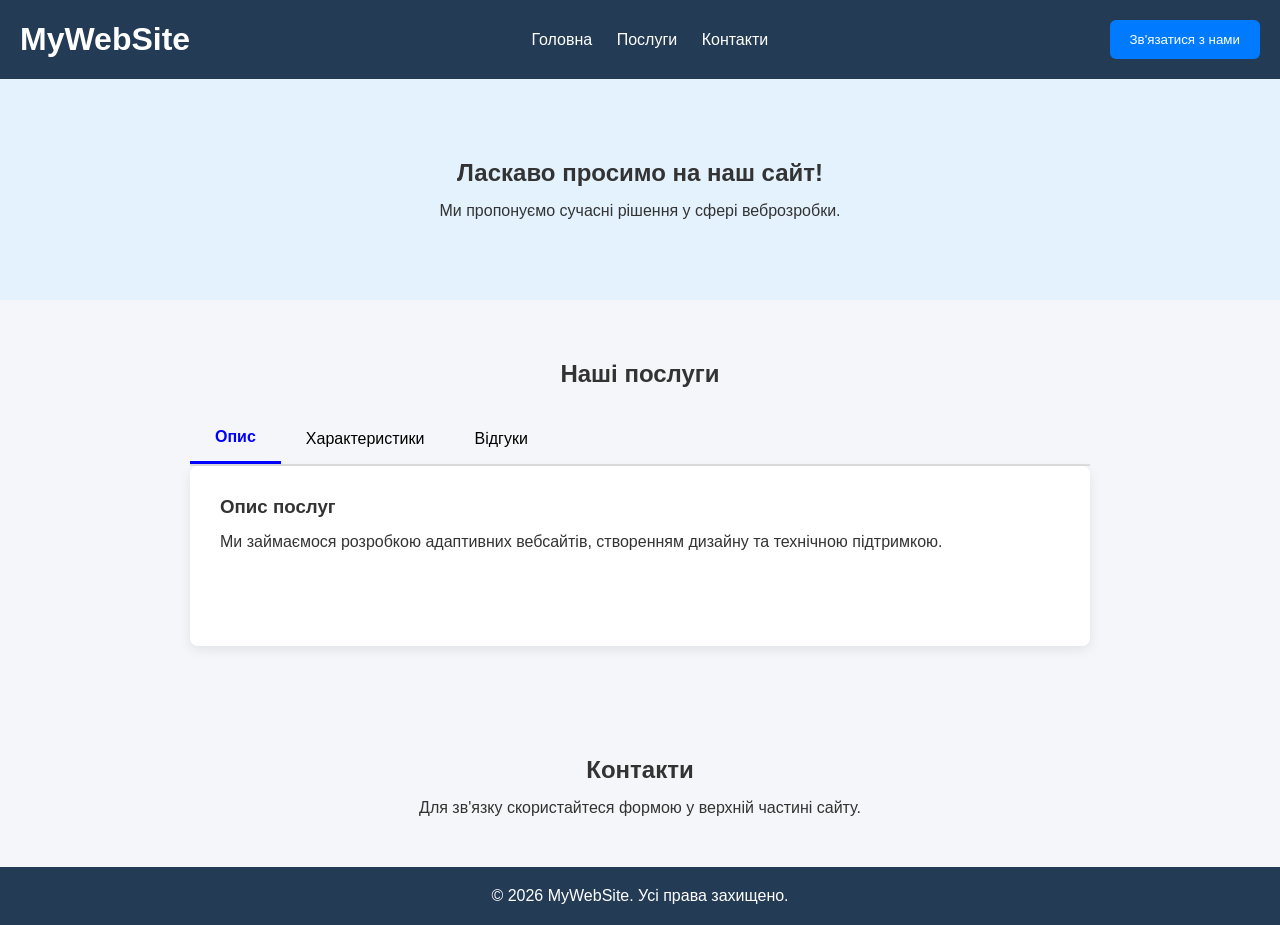
<file: Lab 15/index.html>
<!DOCTYPE html>
<html lang="uk">
<head>
    <meta charset="UTF-8">
    <meta name="viewport" content="width=device-width, initial-scale=1.0">
    <title>Лабораторна робота №15</title>
    <link rel="stylesheet" href="style.css">
</head>
<body>

<header class="main-header">
    <h1>MyWebSite</h1>
    <nav>
        <a href="#home">Головна</a>
        <a href="#services">Послуги</a>
        <a href="#contacts">Контакти</a>
    </nav>
    <button id="open-modal-btn">Зв'язатися з нами</button>
</header>

<main>
    <section class="hero" id="home">
        <h2>Ласкаво просимо на наш сайт!</h2>
        <p>Ми пропонуємо сучасні рішення у сфері веброзробки.</p>
    </section>

    <section class="tabs-container" id="services">
        <h2>Наші послуги</h2>

        <div class="tabs-header">
            <button class="tab-btn active" data-tab="desc">Опис</button>
            <button class="tab-btn" data-tab="chars">Характеристики</button>
            <button class="tab-btn" data-tab="reviews">Відгуки</button>
        </div>

        <div class="tabs-body">
            <div id="desc" class="tab-content active">
                <h3>Опис послуг</h3>
                <p>Ми займаємося розробкою адаптивних вебсайтів,
                створенням дизайну та технічною підтримкою.</p>
            </div>

            <div id="chars" class="tab-content">
                <h3>Характеристики</h3>
                <ul>
                    <li>Адаптивний дизайн</li>
                    <li>HTML5, CSS3, JavaScript</li>
                    <li>Інтерактивні елементи</li>
                    <li>Оптимізація швидкості</li>
                </ul>
            </div>

            <div id="reviews" class="tab-content">
                <h3>Відгуки</h3>
                <p>У цьому розділі розміщуватимуться
                відгуки клієнтів про наші послуги.</p>
            </div>
        </div>
    </section>

    <section class="contacts" id="contacts">
        <h2>Контакти</h2>
        <p>Для зв'язку скористайтеся формою у верхній частині сайту.</p>
    </section>
</main>

<footer>
    <p>&copy; 2026 MyWebSite. Усі права захищено.</p>
</footer>

<!-- Модальне вікно -->
<div class="modal-overlay" id="my-modal">
    <div class="modal-window" role="dialog"
         aria-modal="true" aria-labelledby="modal-title">

        <button class="close-modal" aria-label="Закрити">&times;</button>

        <h2 id="modal-title">Залиште заявку</h2>

        <form id="contact-form">
            <input type="text" placeholder="Ваше ім'я" required>
            <input type="tel" placeholder="Ваш телефон" required>
            <button type="submit">Надіслати</button>
        </form>

        <p id="form-message" role="status"></p>
    </div>
</div>

<script src="script.js"></script>
</body>
</html>
</file>
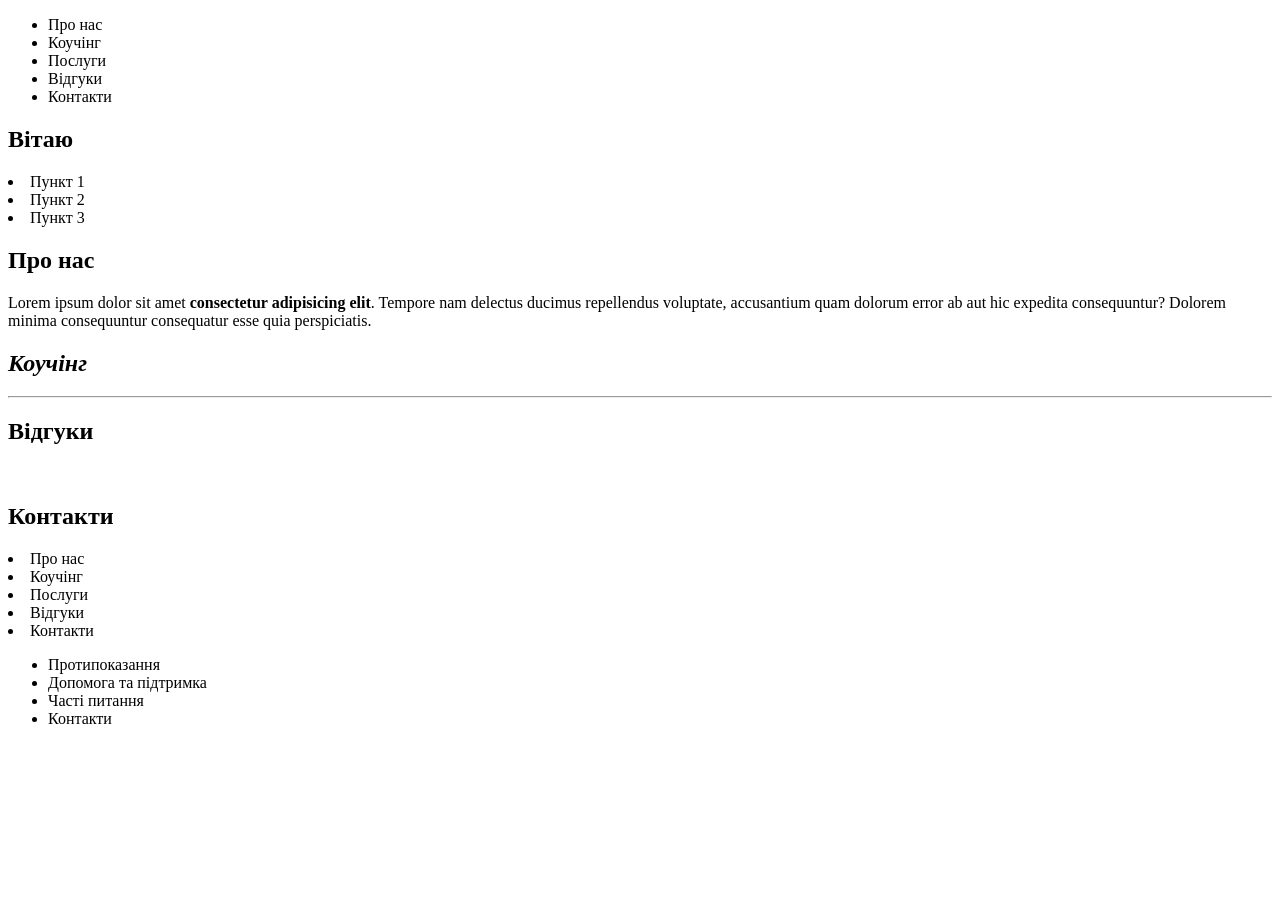
<file: Lab_01+02/index.html>
<!doctype html>
<html lang="en">
  <head>
    <meta charset="UTF-8" />
    <meta name="viewport" content="width=device-width, initial-scale=1.0" />
    <title>Document</title>
  </head>
  <body>
    <header>
      <nav class="nav1">

      </nav>
      <nav class="nav2">
        <ul>
          <li>Про нас</li>
          <li>Коучінг</li>
          <li>Послуги</li>
          <li>Відгуки</li>
          <li>Контакти</li>
        </ul>
      </nav>
      <section class="hero">
            <h1>Вітаю</h1>
        </section>
    </header>

    <main>
        <ol></ol>
            <li>Пункт 1</li>
            <li>Пункт 2</li>
            <li>Пункт 3</li>
        </ol>
        <div class="about">
            <h2>Про нас</h2>
            <p>Lorem ipsum dolor sit amet <strong>consectetur adipisicing elit</strong>. Tempore nam delectus ducimus repellendus voluptate, accusantium quam dolorum error ab aut hic expedita consequuntur? Dolorem minima consequuntur consequatur esse quia perspiciatis.</p>
        </div>
        <div class="couching">
            <h2><em>Коучінг</em></h2>

            <hr>
        </div>
        <div class="testimonials">
            <h2>Відгуки</h2>
            <br>
        </div>
        <section class="contact">
            <h2>Контакти</h2>
        </section>

    </main>

    <footer>
         <ul>
            
        </ul>
        <ul></ul>
          <li>Про нас</li>
          <li>Коучінг</li>
          <li>Послуги</li>
          <li>Відгуки</li>
          <li>Контакти</li>
        </ul>
        <ul>
            <li>Протипоказання</li>
            <li>Допомога та підтримка</li>
            <li>Часті питання</li>
            <li>Контакти</li>
        </ul>
        <ul>

        </ul>
    </footer>
  </body>
</html>
</file>
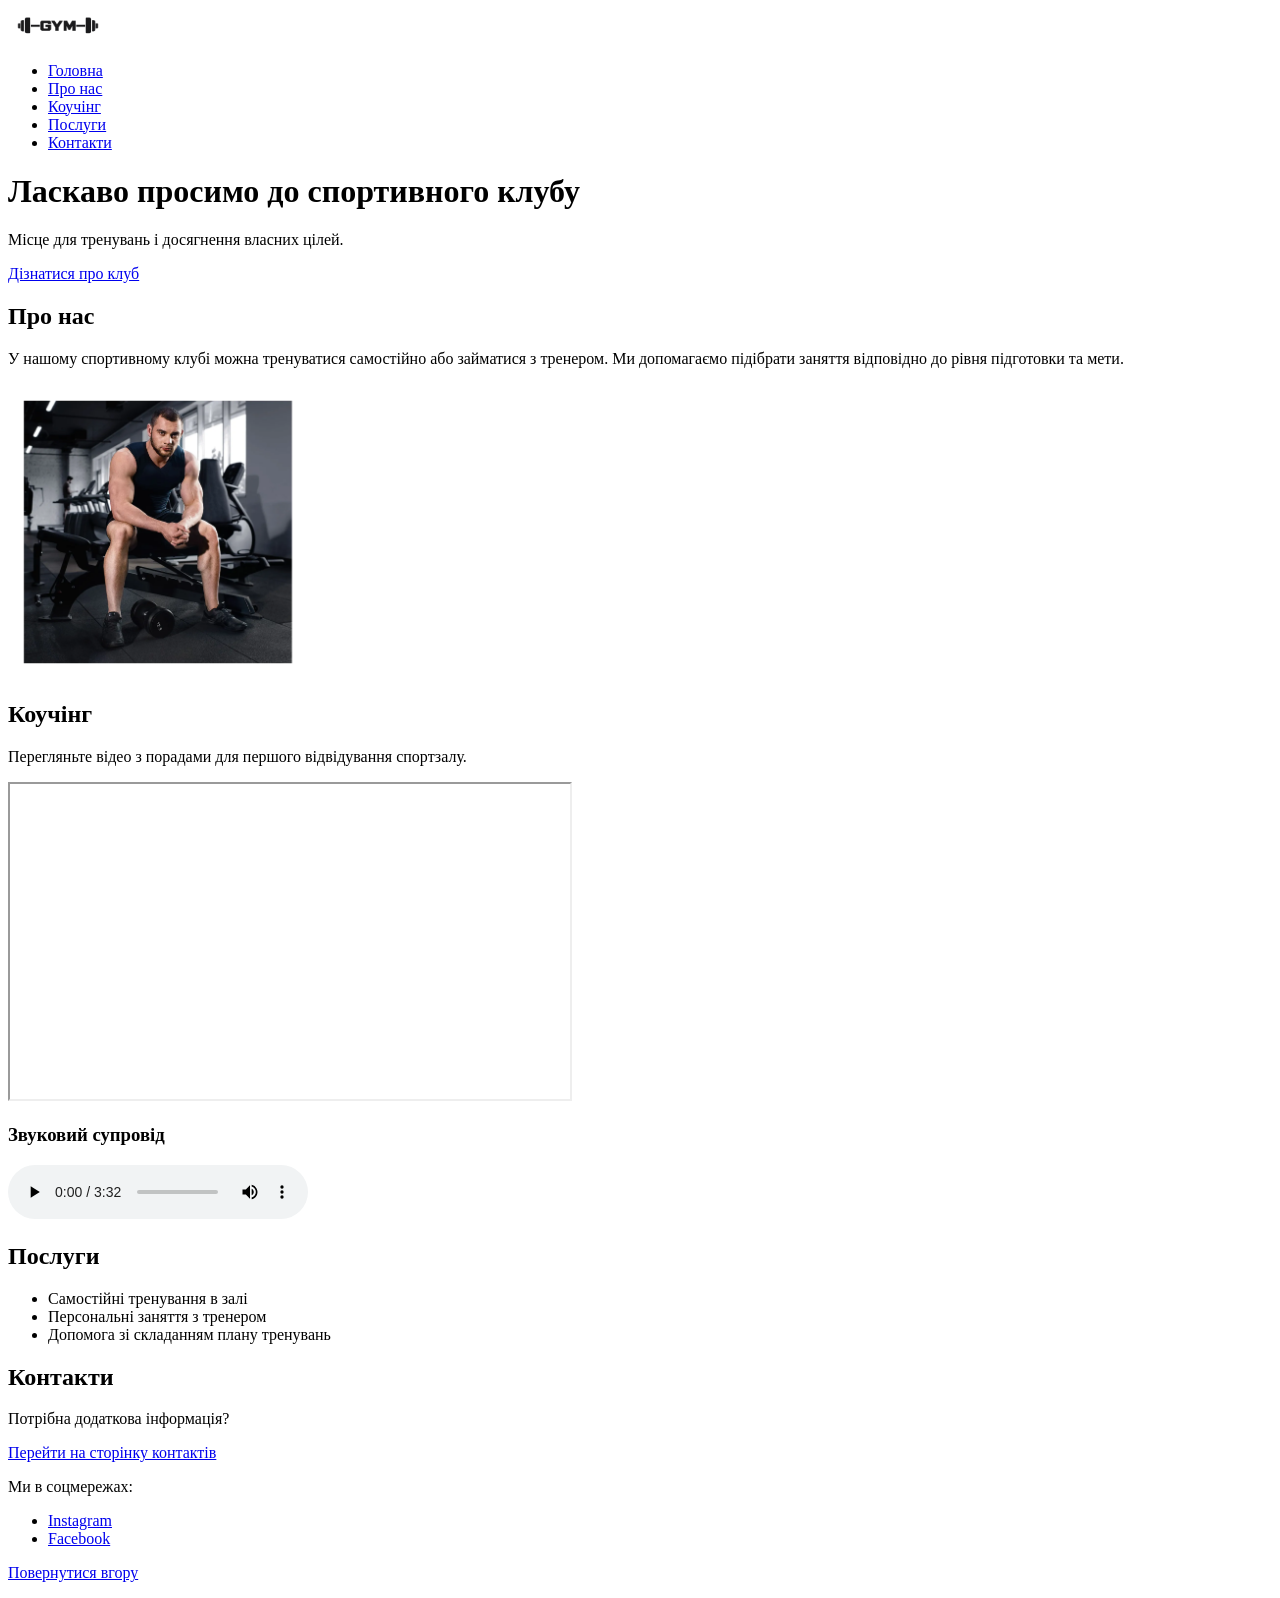
<file: Lab_03+04+05/index.html>
<!doctype html>
<html lang="uk">
  <head>
    <meta charset="UTF-8" />
    <meta name="viewport" content="width=device-width, initial-scale=1.0" />
    <title>Головна — Спортивний клуб</title>
  </head>
  <body id="top">
    <header>
      <a href="index.html">
        <img
          src="images/Logo.png"
          alt="На головну сторінку спортивного клубу"
          width="100"
        />
      </a>

      <nav aria-label="Головна навігація">
        <ul>
          <li><a href="index.html">Головна</a></li>
          <li><a href="#about">Про нас</a></li>
          <li><a href="#coaching">Коучінг</a></li>
          <li><a href="services.html">Послуги</a></li>
          <li><a href="contacts.html">Контакти</a></li>
        </ul>
      </nav>

      <h1>Ласкаво просимо до спортивного клубу</h1>
      <p>Місце для тренувань і досягнення власних цілей.</p>
      <a href="#about">Дізнатися про клуб</a>
    </header>

    <main>
      <section id="about">
        <h2>Про нас</h2>
        <p>
          У нашому спортивному клубі можна тренуватися самостійно або займатися
          з тренером. Ми допомагаємо підібрати заняття відповідно до рівня
          підготовки та мети.
        </p>
        <img
          src="images/about_us.png"
          alt="Тренер у спортивному залі"
          width="300"
        />
      </section>

      <section id="coaching">
        <h2>Коучінг</h2>
        <p>Перегляньте відео з порадами для першого відвідування спортзалу.</p>

        <iframe
          width="560"
          height="315"
          src="https://www.youtube.com/embed/ajHN8lY4aHo"
          title="Поради для першого відвідування спортзалу"
          allow="
            accelerometer;
            autoplay;
            clipboard-write;
            encrypted-media;
            gyroscope;
            picture-in-picture;
            web-share;
          "
          referrerpolicy="strict-origin-when-cross-origin"
          allowfullscreen
        ></iframe>

        <h3>Звуковий супровід</h3>
        <audio controls>
          <source
            src="images/audio/audiopapkin-forest-ambience-296528.mp3"
            type="audio/mpeg"
          />
          Ваш браузер не підтримує відтворення аудіо.
        </audio>
      </section>

      <section id="services">
        <h2>Послуги</h2>
        <ul>
          <li>Самостійні тренування в залі</li>
          <li>Персональні заняття з тренером</li>
          <li>Допомога зі складанням плану тренувань</li>
        </ul>
      </section>

      <section id="contact">
        <h2>Контакти</h2>
        <p>Потрібна додаткова інформація?</p>
        <a href="contacts.html">Перейти на сторінку контактів</a>
      </section>
    </main>

    <footer>
      <p>Ми в соцмережах:</p>
      <ul>
        <li>
          <a
            href="https://www.instagram.com/"
            target="_blank"
            rel="noopener noreferrer"
          >
            Instagram
          </a>
        </li>
        <li>
          <a
            href="https://www.facebook.com/"
            target="_blank"
            rel="noopener noreferrer"
          >
            Facebook
          </a>
        </li>
      </ul>

      <p><a href="#top">Повернутися вгору</a></p>
    </footer>
  </body>
</html>
</file>
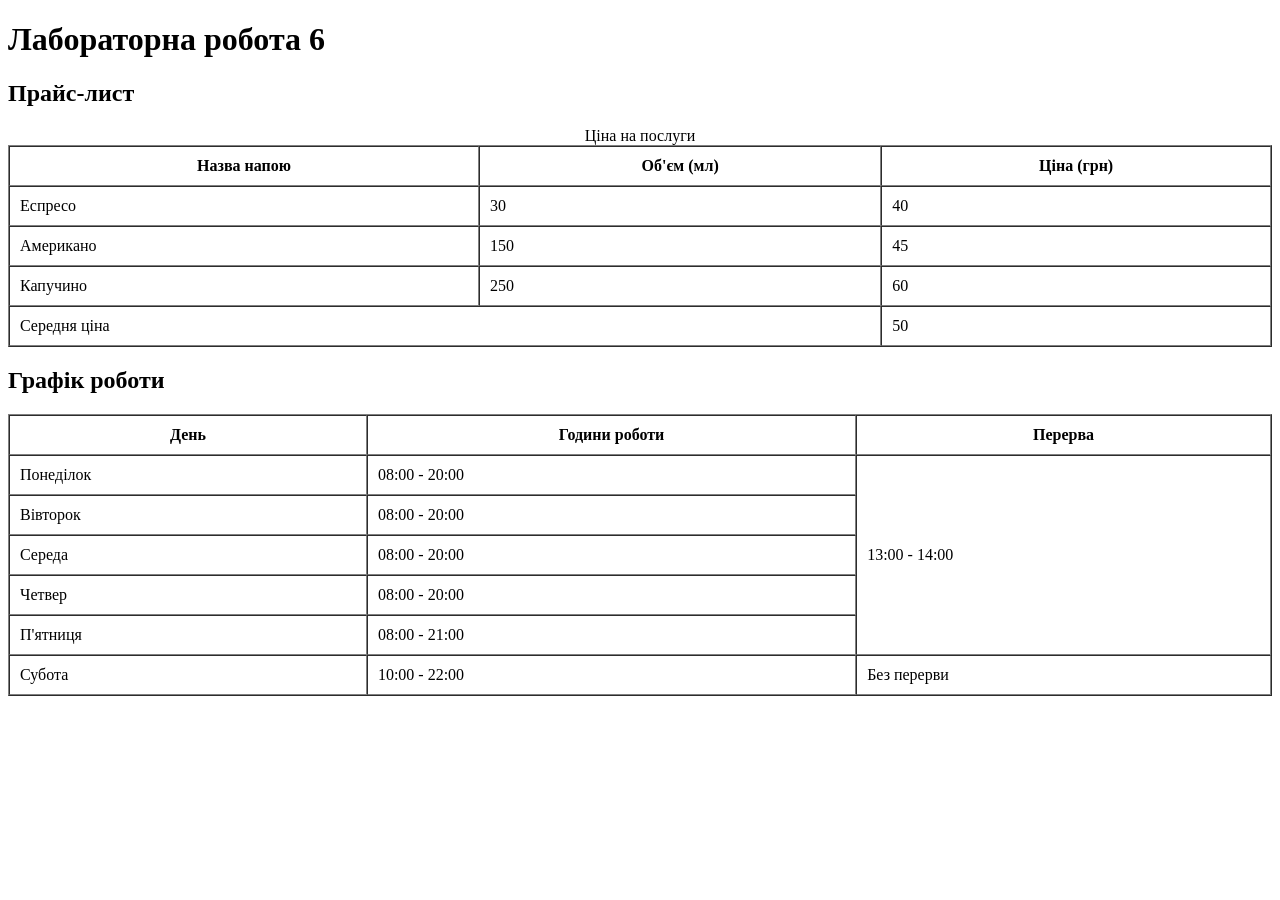
<file: Lab_06/index.html>
<!doctype html>
<html lang="en">
  <head>
    <meta charset="UTF-8" />
    <meta name="viewport" content="width=device-width, initial-scale=1.0" />
    <title>Document</title>
  </head>
  <body>
    <h1>Лабораторна робота 6</h1>

    <!-- Крок 1. Прайс-лист-->
    <!-- Крок 4. Додавання атрибутів до таблиць-->

    <h2>Прайс-лист</h2>

    <table border="1" width="100%" cellpadding="10" cellspacing="0">
      <caption>
        Ціна на послуги
      </caption>
      <thead>
        <tr>
          <th>Назва напою</th>
          <th>Об'єм (мл)</th>
          <th>Ціна (грн)</th>
        </tr>
      </thead>

      <tbody>
        <tr>
          <td>Еспресо</td>
          <td>30</td>
          <td>40</td>
        </tr>

        <tr>
          <td>Американо</td>
          <td>150</td>
          <td>45</td>
        </tr>

        <tr>
          <td>Капучино</td>
          <td>250</td>
          <td>60</td>
        </tr>
      </tbody>

      <!-- Крок 2. Об'єднання стовпців-->
      <tfoot>
        <tr>
          <td colspan="2">Середня ціна</td>
          <td>50</td>
        </tr>
      </tfoot>
    </table>

    <!-- Крок 3. Об'єднання рядків-->
    <h2>Графік роботи</h2>

    <table border="1" width="100%" cellpadding="10" cellspacing="0">
      <thead>
        <tr>
          <th>День</th>
          <th>Години роботи</th>
          <th>Перерва</th>
        </tr>
      </thead>

      <tbody>
        <tr>
          <td>Понеділок</td>
          <td>08:00 - 20:00</td>
          <td rowspan="5">13:00 - 14:00</td>
        </tr>

        <tr>
          <td>Вівторок</td>
          <td>08:00 - 20:00</td>
        </tr>

        <tr>
          <td>Середа</td>
          <td>08:00 - 20:00</td>
        </tr>

        <tr>
          <td>Четвер</td>
          <td>08:00 - 20:00</td>
        </tr>

        <tr>
          <td>П'ятниця</td>
          <td>08:00 - 21:00</td>
        </tr>

        <tr>
          <td>Субота</td>
          <td>10:00 - 22:00</td>
          <td>Без перерви</td>
        </tr>
      </tbody>
    </table>
  </body>
</html>
</file>
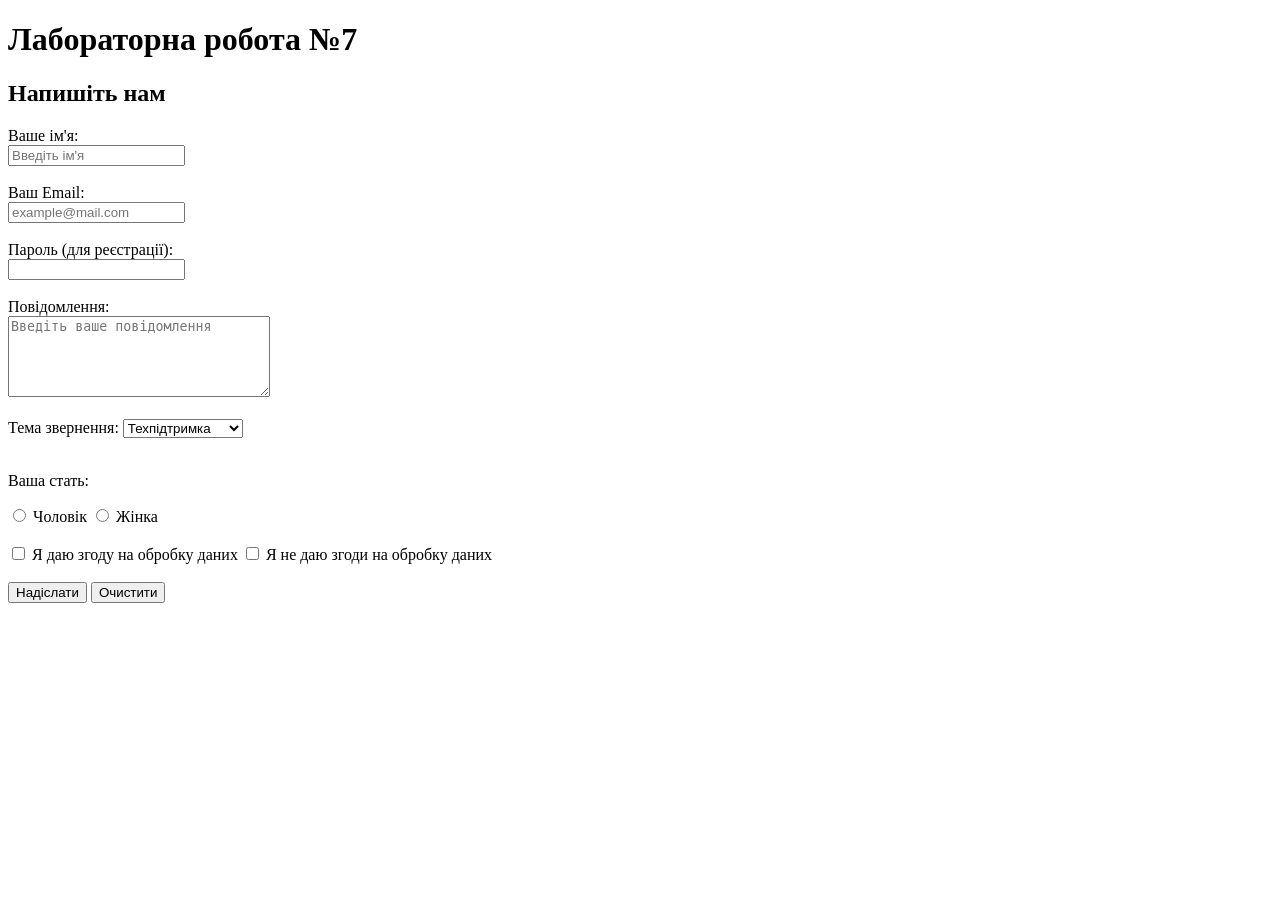
<file: Lab_07/index.html>
<!doctype html>
<html lang="uk">
  <head>
    <meta charset="UTF-8" />
    <meta name="viewport" content="width=device-width, initial-scale=1.0" />
    <title>Зв'яжіться з нами</title>
  </head>
  <body>
    <h1>Лабораторна робота №7</h1>

    <section>
      <h2>Напишіть нам</h2>

      <form action="#" method="POST">
        <!-- Ім'я -->
        <div>
          <label for="username">Ваше ім'я:</label><br />
          <input
            type="text"
            id="username"
            name="username"
            placeholder="Введіть ім'я"
            required
          />
        </div>

        <br />

        <!-- Email -->
        <div>
          <label for="useremail">Ваш Email:</label><br />
          <input
            type="email"
            id="useremail"
            name="useremail"
            placeholder="example@mail.com"
            required
          />
        </div>

        <br />

        <!-- Пароль -->
        <div>
          <label for="userpass">Пароль (для реєстрації):</label><br />
          <input type="password" id="userpass" name="password" />
        </div>

        <br />

        <!-- Повідомлення -->
        <div>
          <label for="message">Повідомлення:</label><br />
          <textarea
            id="message"
            name="message"
            rows="5"
            cols="30"
            placeholder="Введіть ваше повідомлення"
          ></textarea>
        </div>

        <br />

        <!-- Випадаючий список -->
        <div>
          <label for="topic">Тема звернення:</label>

          <select id="topic" name="topic">
            <option value="support">Техпідтримка</option>
            <option value="sales">Відділ продажів</option>
            <option value="other">Інше</option>
          </select>
        </div>

        <br />

        <!-- Радіокнопки -->
        <div>
          <p>Ваша стать:</p>

          <input type="radio" id="male" name="gender" value="male" />
          <label for="male">Чоловік</label>

          <input type="radio" id="female" name="gender" value="female" />
          <label for="female">Жінка</label>
        </div>

        <br />

        <!-- Checkbox -->
        <div>
          <input type="checkbox" id="agree" name="agree" required />

          <label for="agree"> Я даю згоду на обробку даних </label>
          <input type="checkbox" id="disagree" name="disagree" required />

          <label for="disagree"> Я не даю згоди на обробку даних </label>
        </div>

        <br />

        <!-- Кнопки -->
        <button type="submit">Надіслати</button>
        <button type="reset">Очистити</button>
      </form>
    </section>
  </body>
</html>
</file>
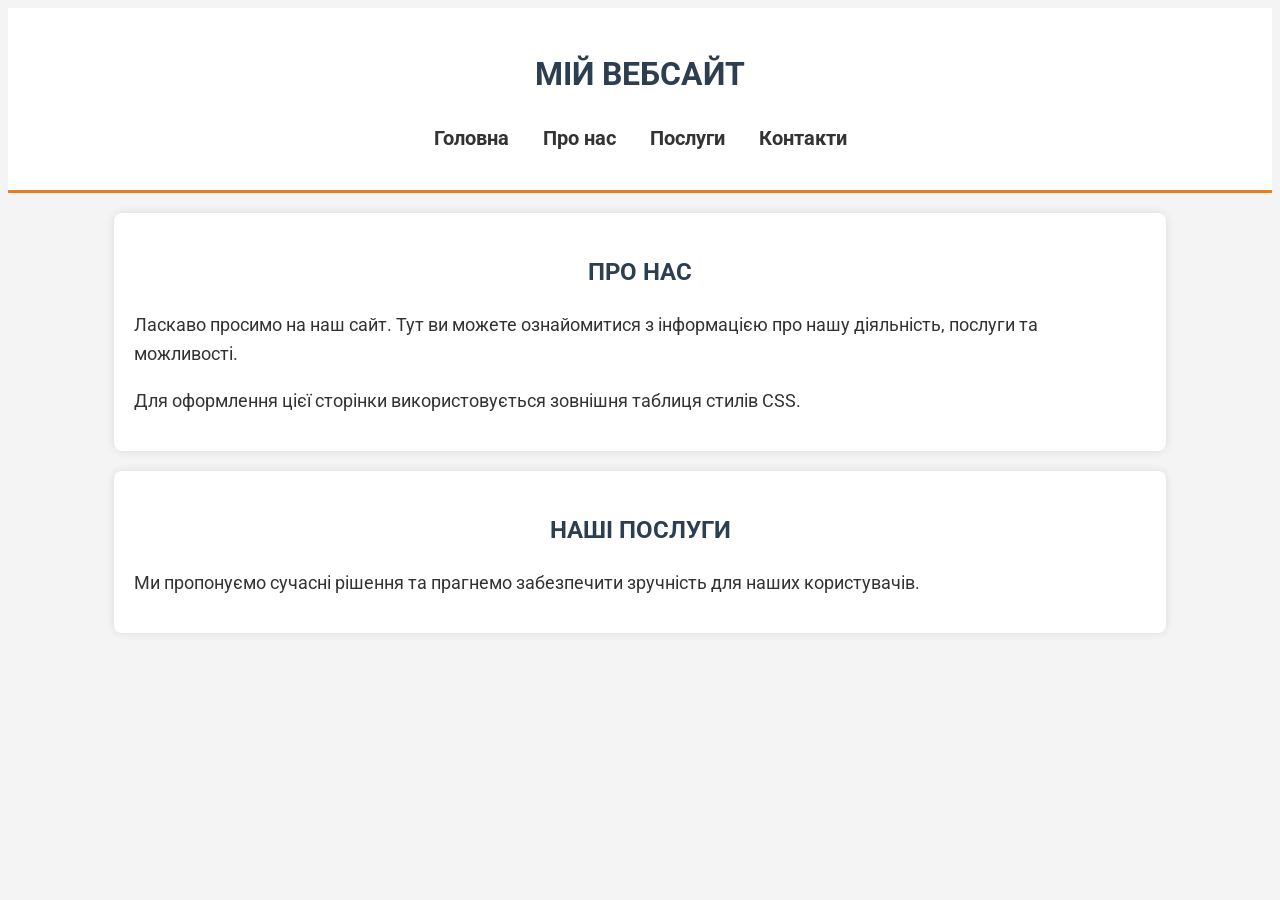
<file: Lab_08/Index.html>
<!doctype html>
<html lang="uk">
  <head>
    <meta charset="UTF-8" />
    <meta name="viewport" content="width=device-width, initial-scale=1.0" />

    <title>Мій сайт</title>

    <!-- Підключення шрифту Google Fonts -->
    <link rel="preconnect" href="https://fonts.googleapis.com" />
    <link rel="preconnect" href="https://fonts.gstatic.com" crossorigin />
    <link
      href="https://fonts.googleapis.com/css2?family=Roboto:wght@400;700&display=swap"
      rel="stylesheet"
    />

    <!-- Підключення зовнішнього CSS -->
    <link rel="stylesheet" href="style.css" />
  </head>

  <body>
    <header class="main-header">
      <h1>Мій вебсайт</h1>

      <nav>
        <ul>
          <li><a href="#">Головна</a></li>
          <li><a href="#">Про нас</a></li>
          <li><a href="#">Послуги</a></li>
          <li><a href="#">Контакти</a></li>
        </ul>
      </nav>
    </header>

    <main>
      <section class="about-section">
        <h2>Про нас</h2>

        <p>
          Ласкаво просимо на наш сайт. Тут ви можете ознайомитися з інформацією
          про нашу діяльність, послуги та можливості.
        </p>

        <p>
          Для оформлення цієї сторінки використовується зовнішня таблиця стилів
          CSS.
        </p>
      </section>

      <section class="about-section">
        <h2>Наші послуги</h2>

        <p>
          Ми пропонуємо сучасні рішення та прагнемо забезпечити зручність для
          наших користувачів.
        </p>
      </section>
    </main>
  </body>
</html>
</file>
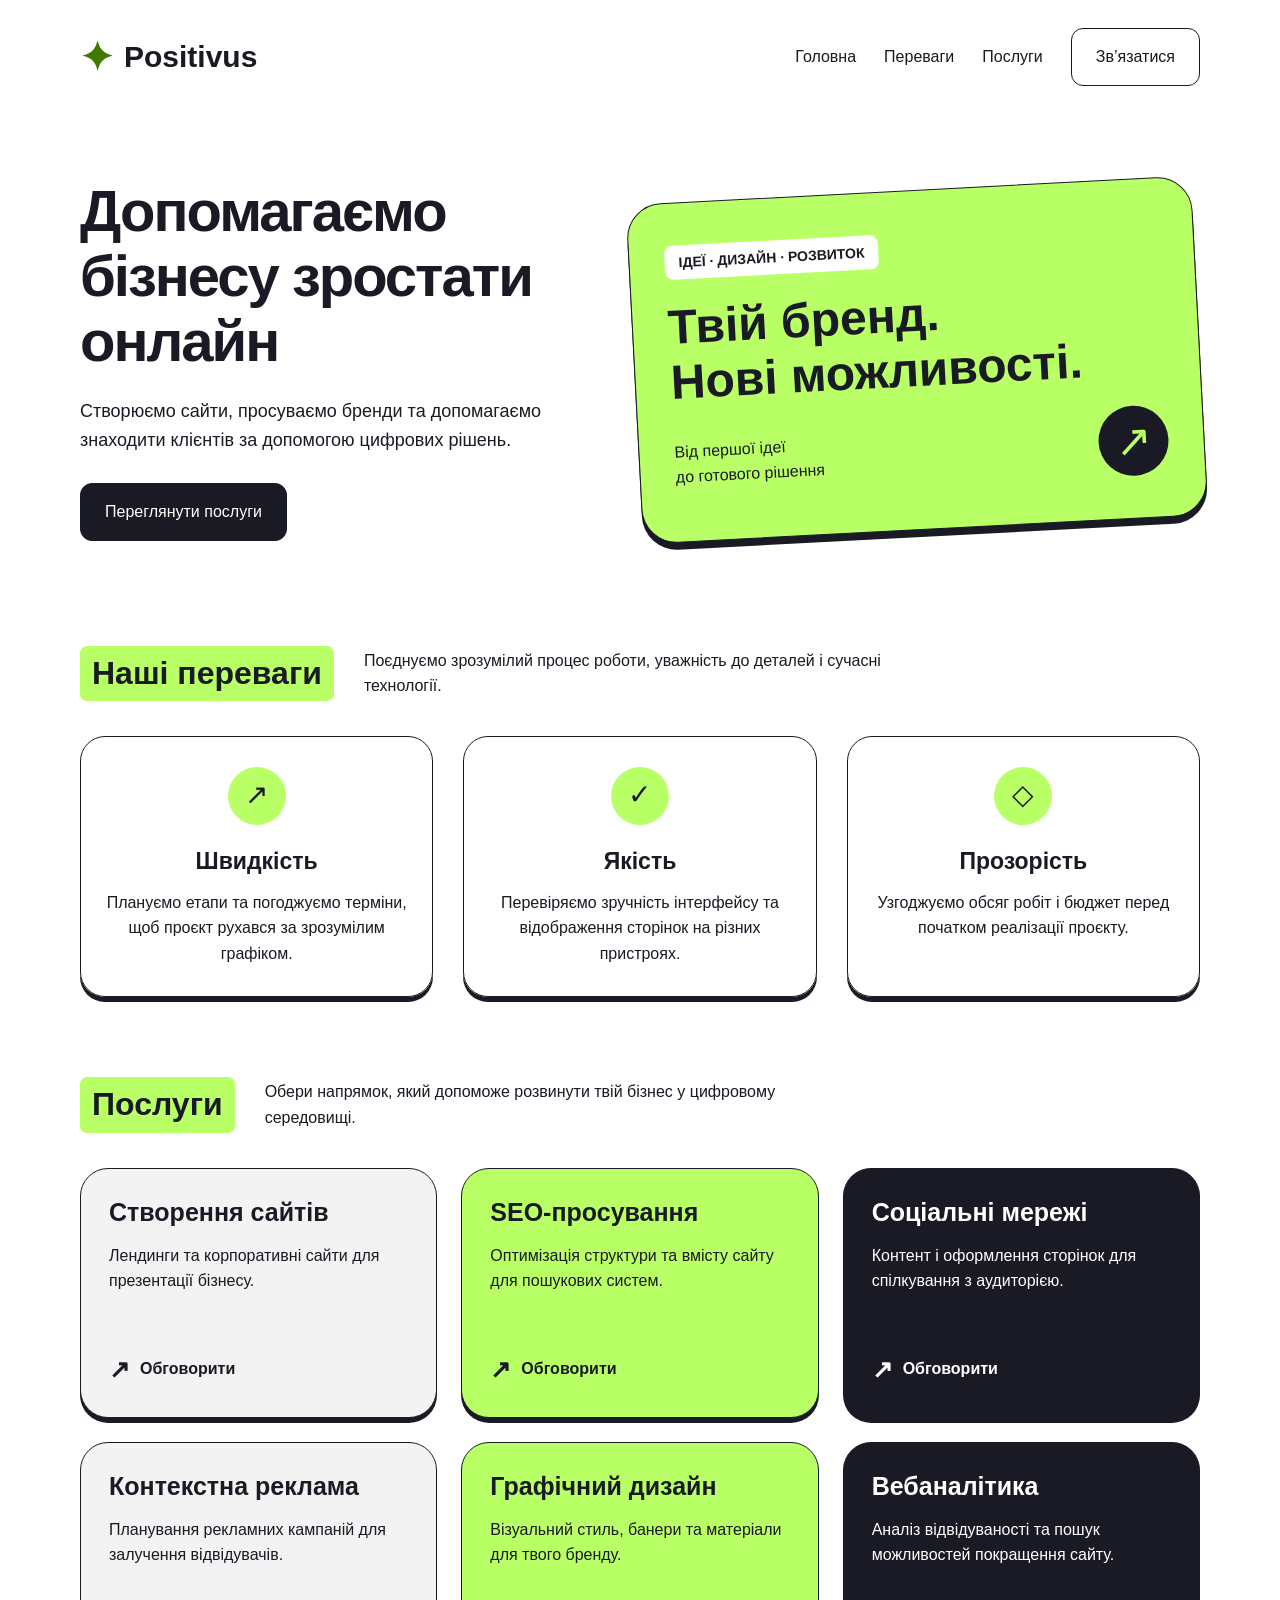
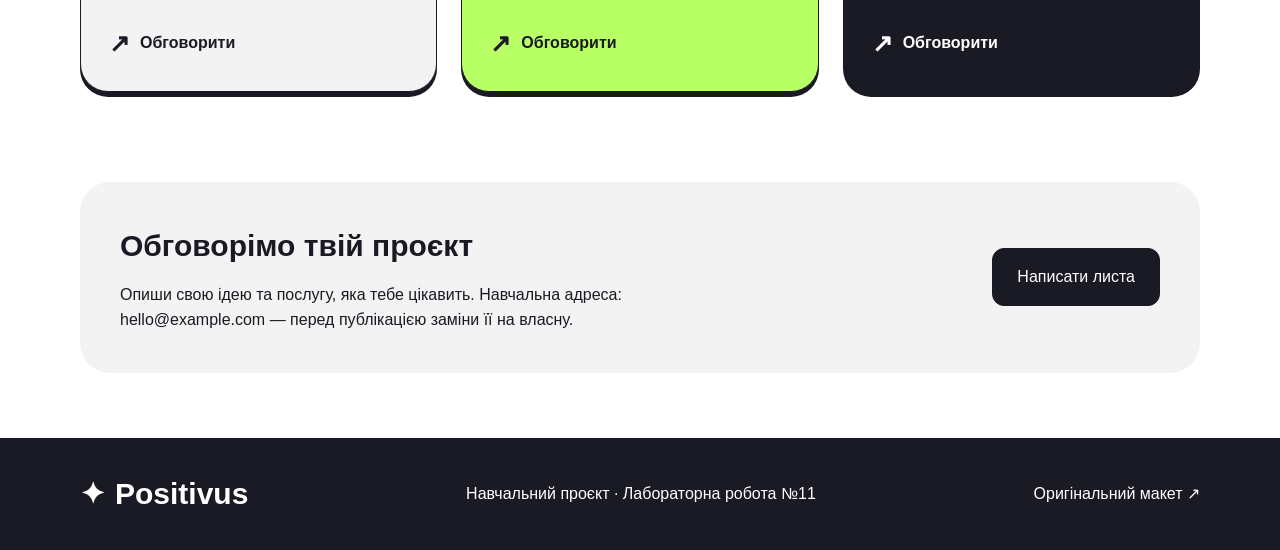
<file: Lab_11/index.html>
<!doctype html>
<html lang="uk">
  <head>
    <meta charset="UTF-8" />
    <meta name="viewport" content="width=device-width, initial-scale=1.0" />
    <title>Positivus - цифрові рішення</title>
    <link rel="stylesheet" href="style.css" />
  </head>
  <body>
    <div class="wrapper">
      <header class="main-header container">
        <a class="logo" href="#home" aria-label="Positivus — головна">
          <span class="logo-icon" aria-hidden="true">✦</span>
          Positivus
        </a>

        <nav aria-label="Основна навігація">
          <ul class="navigation">
            <li><a href="#home">Головна</a></li>
            <li><a href="#advantages">Переваги</a></li>
            <li><a href="#services">Послуги</a></li>
            <li>
              <a class="button button-outline" href="#contacts"> Зв’язатися </a>
            </li>
          </ul>
        </nav>
      </header>

      <main id="home">
        <section class="hero container" aria-labelledby="hero-title">
          <div class="hero-text">
            <h1 id="hero-title">Допомагаємо бізнесу зростати онлайн</h1>

            <p>
              Створюємо сайти, просуваємо бренди та допомагаємо знаходити
              клієнтів за допомогою цифрових рішень.
            </p>

            <a class="button" href="#services"> Переглянути послуги </a>
          </div>

          <div class="hero-visual" aria-hidden="true">
            <span class="visual-label">ІДЕЇ · ДИЗАЙН · РОЗВИТОК</span>
            <p class="visual-title">Твій бренд.<br />Нові можливості.</p>

            <div class="visual-bottom">
              <span>Від першої ідеї<br />до готового рішення</span>
              <span class="visual-arrow">↗</span>
            </div>
          </div>
        </section>

        <section
          id="advantages"
          class="section container"
          aria-labelledby="advantages-title"
        >
          <div class="section-heading">
            <h2 id="advantages-title">Наші переваги</h2>
            <p>
              Поєднуємо зрозумілий процес роботи, уважність до деталей і сучасні
              технології.
            </p>
          </div>

          <div class="features">
            <article class="feature-card">
              <span class="feature-icon" aria-hidden="true">↗</span>
              <h3>Швидкість</h3>
              <p>
                Плануємо етапи та погоджуємо терміни, щоб проєкт рухався за
                зрозумілим графіком.
              </p>
            </article>

            <article class="feature-card">
              <span class="feature-icon" aria-hidden="true">✓</span>
              <h3>Якість</h3>
              <p>
                Перевіряємо зручність інтерфейсу та відображення сторінок на
                різних пристроях.
              </p>
            </article>

            <article class="feature-card">
              <span class="feature-icon" aria-hidden="true">◇</span>
              <h3>Прозорість</h3>
              <p>
                Узгоджуємо обсяг робіт і бюджет перед початком реалізації
                проєкту.
              </p>
            </article>
          </div>
        </section>

        <section
          id="services"
          class="section container"
          aria-labelledby="services-title"
        >
          <div class="section-heading">
            <h2 id="services-title">Послуги</h2>
            <p>
              Обери напрямок, який допоможе розвинути твій бізнес у цифровому
              середовищі.
            </p>
          </div>

          <div class="catalog">
            <article class="product-item">
              <h3>Створення сайтів</h3>
              <p>Лендинги та корпоративні сайти для презентації бізнесу.</p>
              <a
                class="service-link"
                href="#contacts"
                aria-label="Обговорити створення сайту"
              >
                <span aria-hidden="true">↗</span> Обговорити
              </a>
            </article>

            <article class="product-item">
              <h3>SEO-просування</h3>
              <p>Оптимізація структури та вмісту сайту для пошукових систем.</p>
              <a
                class="service-link"
                href="#contacts"
                aria-label="Обговорити SEO-просування"
              >
                <span aria-hidden="true">↗</span> Обговорити
              </a>
            </article>

            <article class="product-item">
              <h3>Соціальні мережі</h3>
              <p>Контент і оформлення сторінок для спілкування з аудиторією.</p>
              <a
                class="service-link"
                href="#contacts"
                aria-label="Обговорити соціальні мережі"
              >
                <span aria-hidden="true">↗</span> Обговорити
              </a>
            </article>

            <article class="product-item">
              <h3>Контекстна реклама</h3>
              <p>Планування рекламних кампаній для залучення відвідувачів.</p>
              <a
                class="service-link"
                href="#contacts"
                aria-label="Обговорити контекстну рекламу"
              >
                <span aria-hidden="true">↗</span> Обговорити
              </a>
            </article>

            <article class="product-item">
              <h3>Графічний дизайн</h3>
              <p>Візуальний стиль, банери та матеріали для твого бренду.</p>
              <a
                class="service-link"
                href="#contacts"
                aria-label="Обговорити графічний дизайн"
              >
                <span aria-hidden="true">↗</span> Обговорити
              </a>
            </article>

            <article class="product-item">
              <h3>Вебаналітика</h3>
              <p>
                Аналіз відвідуваності та пошук можливостей покращення сайту.
              </p>
              <a
                class="service-link"
                href="#contacts"
                aria-label="Обговорити вебаналітику"
              >
                <span aria-hidden="true">↗</span> Обговорити
              </a>
            </article>
          </div>
        </section>

        <section
          id="contacts"
          class="contact container"
          aria-labelledby="contact-title"
        >
          <div>
            <h2 id="contact-title">Обговорімо твій проєкт</h2>
            <p>
              Опиши свою ідею та послугу, яка тебе цікавить. Навчальна адреса:
              hello@example.com — перед публікацією заміни її на власну.
            </p>
          </div>

          <a
            class="button"
            href="mailto:hello@example.com?subject=Обговорення%20проєкту"
          >
            Написати листа
          </a>
        </section>
      </main>

      <footer class="main-footer">
        <div class="footer-content container">
          <strong class="logo">
            <span aria-hidden="true">✦</span> Positivus
          </strong>

          <p>Навчальний проєкт · Лабораторна робота №11</p>

          <a
            href="https://www.figma.com/community/file/1230604708032389430/positivus-landing-page-design"
            target="_blank"
            rel="noopener noreferrer"
          >
            Оригінальний макет ↗
          </a>
        </div>
      </footer>
    </div>
  </body>
</html>
</file>
<file: Lab 15/style.css>
* {
    box-sizing: border-box;
    margin: 0;
    padding: 0;
}

body {
    min-height: 100vh;
    display: flex;
    flex-direction: column;
    font-family: Arial, sans-serif;
    background: #f4f6f9;
    color: #333;
}

main {
    flex: 1;
}

.main-header {
    background: #243b55;
    color: white;
    padding: 20px;
    display: flex;
    align-items: center;
    justify-content: space-between;
    gap: 20px;
    flex-wrap: wrap;
}

.main-header nav a {
    color: white;
    text-decoration: none;
    margin: 0 10px;
}

button {
    cursor: pointer;
}

#open-modal-btn,
#contact-form button {
    padding: 12px 20px;
    background: #007bff;
    color: white;
    border: none;
    border-radius: 6px;
}

.hero {
    text-align: center;
    padding: 80px 20px;
    background: #e3f2fd;
}

.hero h2 {
    margin-bottom: 15px;
}

.tabs-container {
    max-width: 900px;
    width: 90%;
    margin: 60px auto;
}

.tabs-container > h2 {
    text-align: center;
    margin-bottom: 25px;
}

.tabs-header {
    display: flex;
    border-bottom: 2px solid #ddd;
}

.tab-btn {
    padding: 15px 25px;
    background: transparent;
    border: none;
    font-size: 16px;
}

.tab-btn.active {
    border-bottom: 3px solid blue;
    color: blue;
    font-weight: bold;
}

.tabs-body {
    background: white;
    padding: 30px;
    min-height: 180px;
    border-radius: 8px;
    box-shadow: 0 4px 12px rgba(0,0,0,0.08);
}

.tab-content {
    display: none;
    animation: fadeIn 0.5s;
}

.tab-content.active {
    display: block;
}

.tab-content h3 {
    margin-bottom: 15px;
}

.tab-content ul {
    padding-left: 25px;
}

@keyframes fadeIn {
    from { opacity: 0; }
    to { opacity: 1; }
}

.contacts {
    padding: 50px 20px;
    text-align: center;
}

.contacts h2 {
    margin-bottom: 15px;
}

footer {
    background: #243b55;
    color: white;
    text-align: center;
    padding: 20px;
}

/* Модальне вікно */

.modal-overlay {
    position: fixed;
    inset: 0;
    background: rgba(0, 0, 0, 0.6);
    display: none;
    justify-content: center;
    align-items: center;
    z-index: 9999;
    padding: 20px;
}

.modal-overlay.open {
    display: flex;
}

.modal-window {
    position: relative;
    background: white;
    padding: 30px;
    border-radius: 10px;
    width: 100%;
    max-width: 350px;
}

.modal-window h2 {
    margin-bottom: 20px;
}

.close-modal {
    position: absolute;
    top: 10px;
    right: 15px;
    background: none;
    border: none;
    font-size: 28px;
}

#contact-form {
    display: flex;
    flex-direction: column;
    gap: 15px;
}

#contact-form input {
    padding: 12px;
    border: 1px solid #ccc;
    border-radius: 5px;
}

#form-message {
    margin-top: 15px;
    color: green;
}

@media (max-width: 768px) {
    .main-header {
        flex-direction: column;
        text-align: center;
    }

    .tab-btn {
        flex: 1;
        padding: 12px 8px;
        font-size: 14px;
    }
}
</file>
<file: Lab_08/style.css>
/* Основні налаштування сторінки */

body {
  font-family: "Roboto", sans-serif;
  background-color: #f4f4f4;
  color: #333333;
  line-height: 1.6;
}

/* Заголовки */

h1,
h2,
h3 {
  color: #2c3e50;
  text-align: center;
  text-transform: uppercase;
}

/* Абзаци */

p {
  font-size: 18px;
  margin-bottom: 15px;
}

/* Шапка сайту */

.main-header {
  background-color: #ffffff;
  padding: 20px;
  border-bottom: 3px solid #e67e22;
}

/* Основні секції */

.about-section {
  background-color: #ffffff;
  padding: 20px;
  margin: 20px auto;
  width: 80%;
  border-radius: 8px;
  box-shadow: 0 0 10px rgba(0, 0, 0, 0.1);
}

/* Навігаційне меню */

nav ul {
  list-style: none;
  padding: 0;
  text-align: center;
}

nav li {
  display: inline-block;
  margin: 0 15px;
}

nav a {
  text-decoration: none;
  color: #333333;
  font-weight: bold;
  font-size: 20px;
}

/* Ефект при наведенні */

nav a:hover {
  color: #e67e22;
}
</file>
<file: Lab_11/style.css>
:root {
  --green: #b9ff66;
  --dark: #191a23;
  --gray: #f3f3f3;
}

* {
  box-sizing: border-box;
}

html {
  scroll-behavior: smooth;
}

body {
  margin: 0;
  font-family: Arial, sans-serif;
  color: var(--dark);
  background: white;
  line-height: 1.6;
}

a {
  color: inherit;
  text-decoration: none;
}

a:focus-visible {
  outline: 3px solid #417900;
  outline-offset: 5px;
}

h1,
h2,
h3,
p {
  margin-top: 0;
}

section {
  scroll-margin-top: 20px;
}

.wrapper {
  display: flex;
  flex-direction: column;
  min-height: 100vh;
}

main {
  flex: 1;
}

.container {
  width: min(1120px, calc(100% - 40px));
  margin-inline: auto;
}

/* Header: логотип і меню по різні боки */
.main-header {
  display: flex;
  justify-content: space-between;
  align-items: center;
  gap: 30px;
  padding-block: 28px;
}

.logo {
  display: flex;
  align-items: center;
  gap: 10px;
  font-size: 30px;
  font-weight: 700;
}

.logo-icon {
  color: #417900;
  font-size: 40px;
  line-height: 1;
}

.navigation {
  display: flex;
  align-items: center;
  flex-wrap: wrap;
  gap: 28px;
  list-style: none;
  padding: 0;
  margin: 0;
}

.navigation a:hover {
  text-decoration: underline;
  text-underline-offset: 6px;
}

.button {
  display: inline-flex;
  justify-content: center;
  align-items: center;
  padding: 15px 24px;
  border: 1px solid var(--dark);
  border-radius: 12px;
  background: var(--dark);
  color: white;
  font-size: 16px;
  text-align: center;
  transition:
    background 0.2s,
    color 0.2s;
}

.button:hover {
  background: var(--green);
  color: var(--dark);
}

.button-outline {
  background: white;
  color: var(--dark);
}

/* Головний блок */
.hero {
  display: flex;
  align-items: center;
  justify-content: space-between;
  gap: 60px;
  padding-block: 65px;
}

.hero-text,
.hero-visual {
  flex: 1;
  min-width: 0;
}

.hero h1 {
  margin-bottom: 24px;
  font-size: clamp(36px, 4.6vw, 58px);
  line-height: 1.12;
  letter-spacing: -2px;
}

.hero-text p {
  max-width: 480px;
  margin-bottom: 28px;
  font-size: 18px;
}

.hero-visual {
  display: flex;
  flex-direction: column;
  justify-content: center;
  align-items: flex-start;
  gap: 20px;
  min-height: 340px;
  padding: 35px;
  border: 1px solid var(--dark);
  border-radius: 35px;
  background: var(--green);
  box-shadow: 0 7px 0 var(--dark);
  transform: rotate(-3deg);
}

.visual-label {
  padding: 6px 14px;
  border-radius: 8px;
  background: white;
  font-size: 14px;
  font-weight: bold;
}

.visual-title {
  margin: 0;
  font-size: clamp(30px, 4vw, 48px);
  line-height: 1.15;
  font-weight: bold;
}

.visual-bottom {
  display: flex;
  justify-content: space-between;
  align-items: center;
  gap: 20px;
  width: 100%;
}

.visual-arrow {
  display: flex;
  justify-content: center;
  align-items: center;
  flex-shrink: 0;
  width: 70px;
  height: 70px;
  border-radius: 50%;
  background: var(--dark);
  color: var(--green);
  font-size: 44px;
}

/* Заголовки секцій */
.section-heading {
  display: flex;
  align-items: center;
  gap: 30px;
  margin-bottom: 35px;
}

.section-heading h2 {
  flex-shrink: 0;
  margin: 0;
  padding: 2px 12px;
  border-radius: 7px;
  background: var(--green);
  font-size: 32px;
}

.section-heading p {
  max-width: 520px;
  margin: 0;
}

.section {
  padding-block: 40px;
}

/* Три однакові картки переваг */
.features {
  display: flex;
  justify-content: center;
  gap: 30px;
}

.feature-card {
  flex: 1;
  min-width: 0;
  padding: 30px 24px;
  border: 1px solid var(--dark);
  border-radius: 25px;
  text-align: center;
  box-shadow: 0 5px 0 var(--dark);
}

.feature-icon {
  display: inline-flex;
  justify-content: center;
  align-items: center;
  width: 58px;
  height: 58px;
  margin-bottom: 18px;
  border-radius: 50%;
  background: var(--green);
  font-size: 28px;
}

.feature-card h3 {
  margin-bottom: 10px;
  font-size: 23px;
}

.feature-card p {
  margin-bottom: 0;
}

/* Каталог: 3 колонки з перенесенням */
.catalog {
  display: flex;
  flex-wrap: wrap;
  gap: 24px;
}

.product-item {
  display: flex;
  flex-direction: column;
  flex: 0 0 calc((100% - 48px) / 3);
  min-width: 0;
  min-height: 250px;
  padding: 28px;
  border: 1px solid var(--dark);
  border-radius: 28px;
  background: var(--gray);
  box-shadow: 0 5px 0 var(--dark);
}

.product-item:nth-child(3n + 2) {
  background: var(--green);
}

.product-item:nth-child(3n) {
  background: var(--dark);
  color: white;
}

.product-item h3 {
  margin-bottom: 15px;
  font-size: 25px;
  line-height: 1.25;
}

.product-item p {
  margin-bottom: 25px;
}

.service-link {
  display: inline-flex;
  align-items: center;
  align-self: flex-start;
  gap: 10px;
  margin-top: auto;
  font-weight: bold;
}

.service-link:hover {
  text-decoration: underline;
}

.service-link span {
  font-size: 25px;
}

/* Контактний блок */
.contact {
  display: flex;
  justify-content: space-between;
  align-items: center;
  gap: 35px;
  margin-block: 50px 65px;
  padding: 40px;
  border-radius: 30px;
  background: var(--gray);
}

.contact h2 {
  margin-bottom: 12px;
  font-size: 30px;
}

.contact p {
  max-width: 620px;
  margin: 0;
}

.contact .button {
  flex-shrink: 0;
}

/* Footer */
.main-footer {
  padding-block: 32px;
  background: var(--dark);
  color: white;
}

.footer-content {
  display: flex;
  justify-content: space-between;
  align-items: center;
  flex-wrap: wrap;
  gap: 20px;
}

.footer-content p {
  margin: 0;
}

.footer-content a:hover {
  text-decoration: underline;
}

/* Планшет */
@media (max-width: 950px) {
  .main-header {
    flex-direction: column;
    gap: 20px;
  }

  .hero {
    gap: 30px;
  }

  .features {
    gap: 18px;
  }

  .product-item {
    flex-basis: calc((100% - 24px) / 2);
  }

  .contact {
    align-items: flex-start;
    flex-direction: column;
  }
}

/* Телефон */
@media (max-width: 650px) {
  .navigation {
    justify-content: center;
    gap: 14px 20px;
  }

  .hero {
    flex-direction: column;
    align-items: stretch;
    padding-block: 35px;
  }

  .hero h1 {
    letter-spacing: -1px;
  }

  .hero-visual {
    min-height: 280px;
    transform: none;
  }

  .section-heading {
    flex-direction: column;
    align-items: flex-start;
    gap: 15px;
  }

  .features {
    flex-direction: column;
    gap: 24px;
  }

  .product-item {
    flex-basis: 100%;
  }

  .contact {
    padding: 28px;
  }

  .footer-content {
    flex-direction: column;
    align-items: flex-start;
  }
}

@media (prefers-reduced-motion: reduce) {
  html {
    scroll-behavior: auto;
  }

  .button {
    transition: none;
  }
}
</file>
